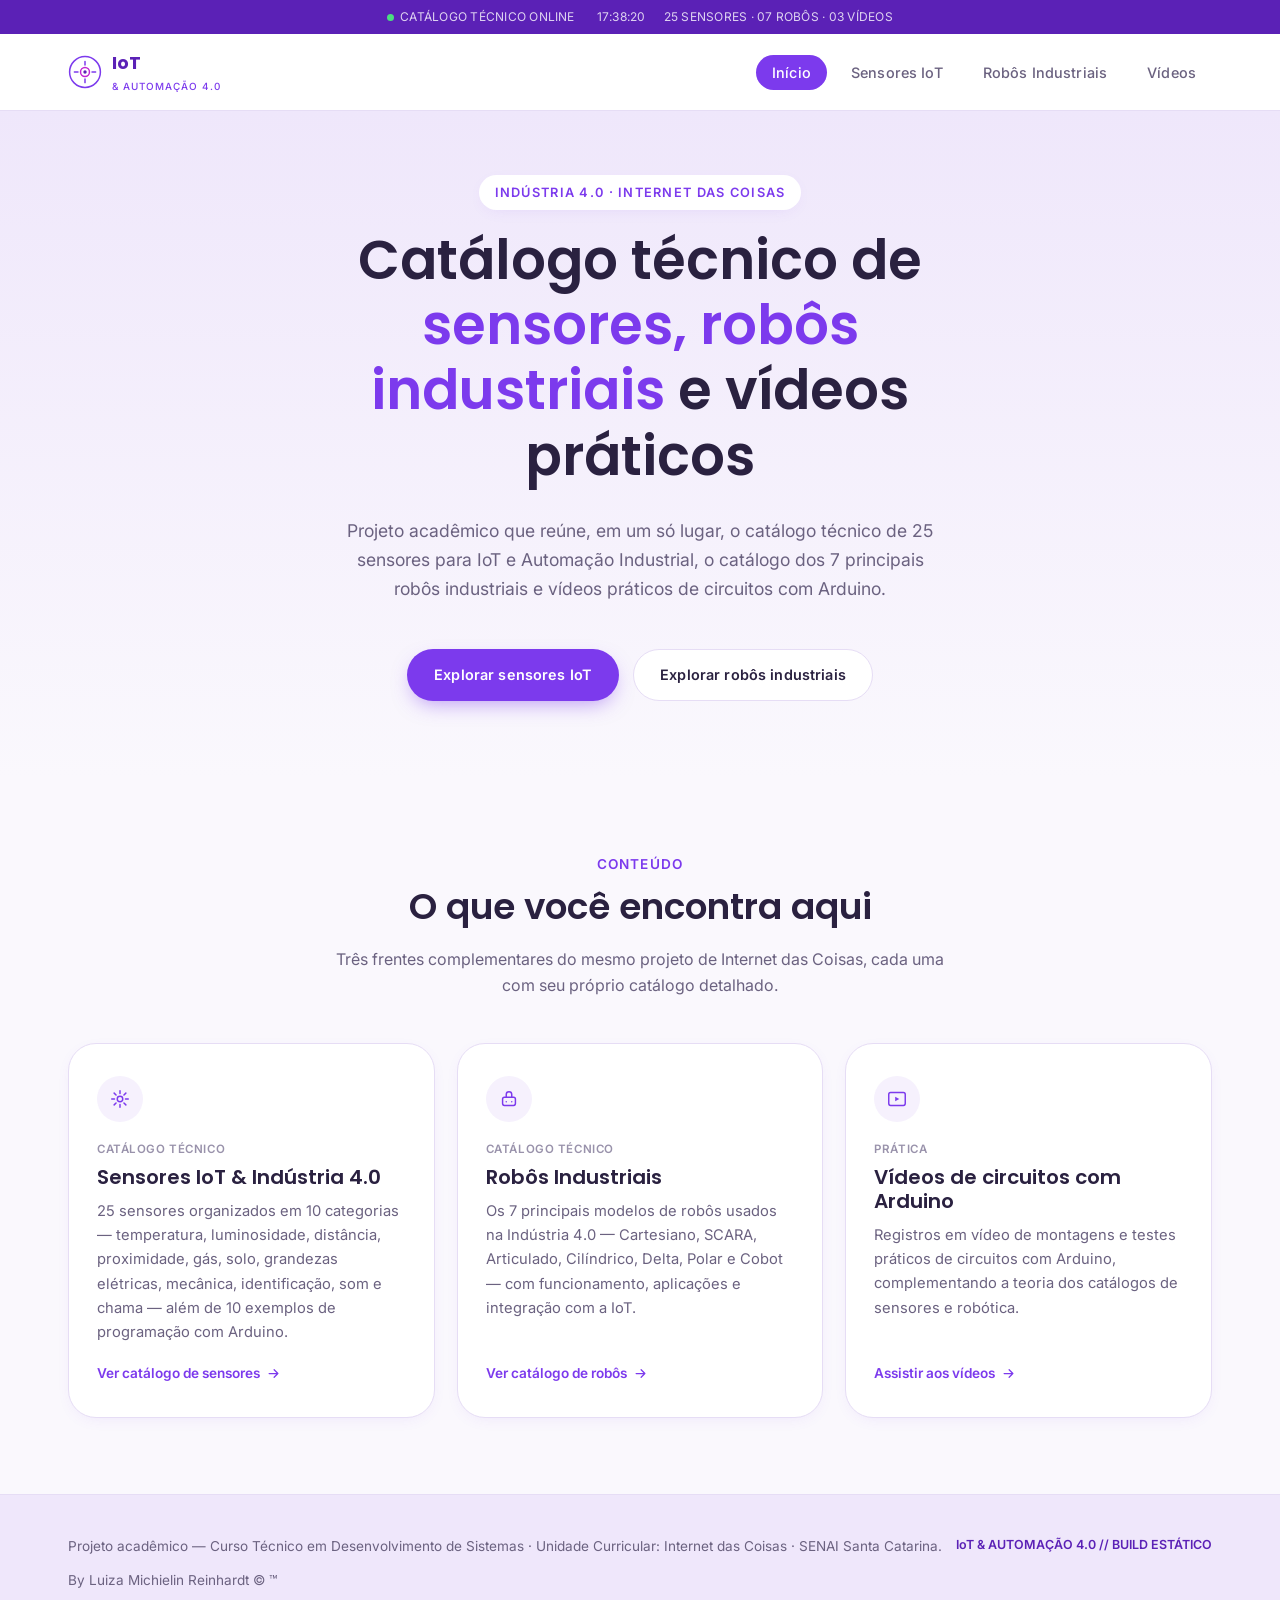
<file: index.html>
<!DOCTYPE html>
<html lang="pt-BR">
<head>
<meta charset="UTF-8">
<meta name="viewport" content="width=device-width, initial-scale=1.0">
<title>IoT &amp; Automação 4.0 — Sensores, Robôs Industriais e Vídeos</title>
<meta name="description" content="Central técnica reunindo o catálogo de sensores IoT, o catálogo de robôs industriais e vídeos práticos de circuitos com Arduino.">
<link href="https://fonts.googleapis.com/css2?family=Poppins:wght@500;600;700&family=Inter:wght@400;500;600&display=swap" rel="stylesheet">
<link rel="stylesheet" href="css/styles.css">
</head>
<body>

<div class="statusbar">
  <div class="container">
    <span><span class="status-dot"></span>CATÁLOGO TÉCNICO ONLINE</span>
    <span class="status-right">
      <span class="mono" id="clock">00:00:00</span>
      <span>25 SENSORES · 07 ROBÔS · 03 VÍDEOS</span>
    </span>
  </div>
</div>

<header class="site-header">
  <div class="container">
    <a href="index.html" class="brand">
      <svg class="brand-mark" viewBox="0 0 32 32" fill="none" xmlns="http://www.w3.org/2000/svg" aria-hidden="true">
        <circle cx="16" cy="16" r="14.5" stroke="#7c3aed" stroke-width="1.4"/>
        <circle cx="16" cy="16" r="4.2" fill="none" stroke="#c026d3" stroke-width="1.4"/>
        <circle cx="16" cy="16" r="1.6" fill="#5b21b6"/>
        <path d="M16 6v3.4M16 22.6V26M6 16h3.4M22.6 16H26" stroke="#7c3aed" stroke-width="1.4" stroke-linecap="round"/>
      </svg>
      <span>IoT<br><small>&amp; Automação 4.0</small></span>
    </a>
    <button class="nav-toggle" id="navToggle" aria-label="Abrir menu" aria-expanded="false">
      <svg viewBox="0 0 24 24" fill="none" stroke="currentColor" stroke-width="2"><path d="M3 6h18M3 12h18M3 18h18" stroke-linecap="round"/></svg>
    </button>
    <nav class="main-nav" id="mainNav">
      <ul>
        <li><a href="index.html" class="active">Início</a></li>
        <li><a href="sensores.html">Sensores IoT</a></li>
        <li><a href="robos.html">Robôs Industriais</a></li>
        <li><a href="videos.html">Vídeos</a></li>
      </ul>
    </nav>
  </div>
</header>

<section class="hero">
  <div class="container">
    <span class="eyebrow">Indústria 4.0 · Internet das Coisas</span>
    <h1>Catálogo técnico de <em>sensores, robôs industriais</em> e vídeos práticos</h1>
    <p class="lead">Projeto acadêmico que reúne, em um só lugar, o catálogo técnico de 25 sensores para IoT e Automação Industrial, o catálogo dos 7 principais robôs industriais e vídeos práticos de circuitos com Arduino.</p>
    <div class="hero-actions">
      <a href="sensores.html" class="btn btn-primary">Explorar sensores IoT</a>
      <a href="robos.html" class="btn btn-ghost">Explorar robôs industriais</a>
    </div>
  </div>
</section>

<section id="explorar">
  <div class="container">
    <div class="section-head">
      <span class="section-index">Conteúdo</span>
      <h2>O que você encontra aqui</h2>
      <p>Três frentes complementares do mesmo projeto de Internet das Coisas, cada uma com seu próprio catálogo detalhado.</p>
    </div>

    <div class="hub-grid">

      <a href="sensores.html" class="hub-card">
        <span class="hub-icon">
          <svg viewBox="0 0 24 24" fill="none" stroke="currentColor" stroke-width="1.6"><circle cx="12" cy="12" r="3"/><path d="M12 3v3M12 18v3M3 12h3M18 12h3M5.6 5.6l2.1 2.1M16.3 16.3l2.1 2.1M5.6 18.4l2.1-2.1M16.3 7.7l2.1-2.1" stroke-linecap="round"/></svg>
        </span>
        <span class="hub-tag">Catálogo técnico</span>
        <h3>Sensores IoT &amp; Indústria 4.0</h3>
        <p>25 sensores organizados em 10 categorias — temperatura, luminosidade, distância, proximidade, gás, solo, grandezas elétricas, mecânica, identificação, som e chama — além de 10 exemplos de programação com Arduino.</p>
        <span class="hub-link">Ver catálogo de sensores
          <svg viewBox="0 0 24 24" fill="none" stroke="currentColor" stroke-width="2"><path d="M5 12h14M13 6l6 6-6 6" stroke-linecap="round" stroke-linejoin="round"/></svg>
        </span>
      </a>

      <a href="robos.html" class="hub-card">
        <span class="hub-icon">
          <svg viewBox="0 0 24 24" fill="none" stroke="currentColor" stroke-width="1.6"><rect x="5" y="10" width="14" height="9" rx="2"/><path d="M9 10V7a3 3 0 0 1 6 0v3M9 15h.01M15 15h.01" stroke-linecap="round"/></svg>
        </span>
        <span class="hub-tag">Catálogo técnico</span>
        <h3>Robôs Industriais</h3>
        <p>Os 7 principais modelos de robôs usados na Indústria 4.0 — Cartesiano, SCARA, Articulado, Cilíndrico, Delta, Polar e Cobot — com funcionamento, aplicações e integração com a IoT.</p>
        <span class="hub-link">Ver catálogo de robôs
          <svg viewBox="0 0 24 24" fill="none" stroke="currentColor" stroke-width="2"><path d="M5 12h14M13 6l6 6-6 6" stroke-linecap="round" stroke-linejoin="round"/></svg>
        </span>
      </a>

      <a href="videos.html" class="hub-card">
        <span class="hub-icon">
          <svg viewBox="0 0 24 24" fill="none" stroke="currentColor" stroke-width="1.6"><rect x="3" y="5" width="18" height="14" rx="2"/><path d="M10 9.5v5l4.5-2.5-4.5-2.5z" fill="currentColor" stroke="none"/></svg>
        </span>
        <span class="hub-tag">Prática</span>
        <h3>Vídeos de circuitos com Arduino</h3>
        <p>Registros em vídeo de montagens e testes práticos de circuitos com Arduino, complementando a teoria dos catálogos de sensores e robótica.</p>
        <span class="hub-link">Assistir aos vídeos
          <svg viewBox="0 0 24 24" fill="none" stroke="currentColor" stroke-width="2"><path d="M5 12h14M13 6l6 6-6 6" stroke-linecap="round" stroke-linejoin="round"/></svg>
        </span>
      </a>

    </div>
  </div>
</section>

<footer class="site-footer">
  <div class="container">
    <div>Projeto acadêmico — Curso Técnico em Desenvolvimento de Sistemas · Unidade Curricular: Internet das Coisas · SENAI Santa Catarina.</div>
    <div class="foot-mono">IoT &amp; AUTOMAÇÃO 4.0 // BUILD ESTÁTICO</div>
    <div>By Luiza Michielin Reinhardt &copy; &trade;</div>
  </div>
</footer>

<button class="back-top" id="backTop" aria-label="Voltar ao topo">
  <svg viewBox="0 0 24 24" fill="none" stroke="currentColor" stroke-width="2"><path d="M12 19V5M5 12l7-7 7 7" stroke-linecap="round" stroke-linejoin="round"/></svg>
</button>

<script src="js/main.js"></script>
</body>
</html>
</file>
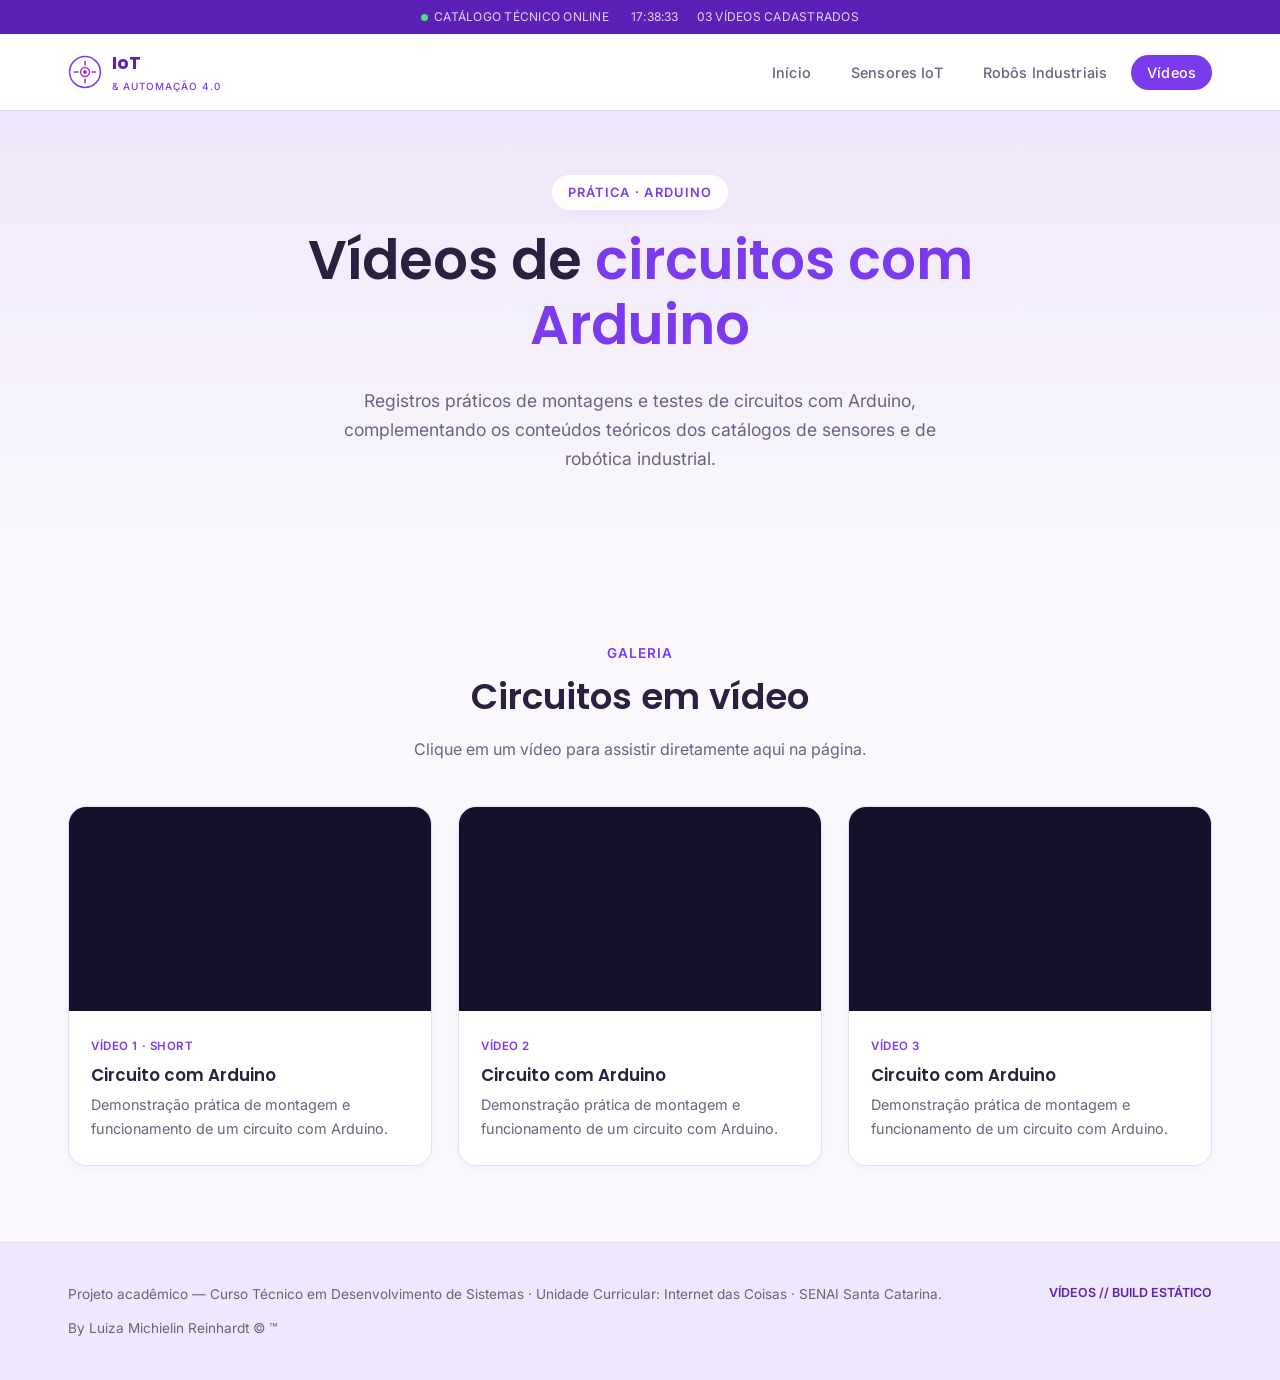
<file: videos.html>
<!DOCTYPE html>
<html lang="pt-BR">
<head>
<meta charset="UTF-8">
<meta name="viewport" content="width=device-width, initial-scale=1.0">
<title>Vídeos — Circuitos com Arduino | IoT &amp; Automação 4.0</title>
<meta name="description" content="Vídeos práticos de circuitos com Arduino relacionados ao catálogo de sensores IoT e robótica industrial.">
<link href="https://fonts.googleapis.com/css2?family=Poppins:wght@500;600;700&family=Inter:wght@400;500;600&display=swap" rel="stylesheet">
<link rel="stylesheet" href="css/styles.css">
</head>
<body>

<div class="statusbar">
  <div class="container">
    <span><span class="status-dot"></span>CATÁLOGO TÉCNICO ONLINE</span>
    <span class="status-right">
      <span class="mono" id="clock">00:00:00</span>
      <span>03 VÍDEOS CADASTRADOS</span>
    </span>
  </div>
</div>

<header class="site-header">
  <div class="container">
    <a href="index.html" class="brand">
      <svg class="brand-mark" viewBox="0 0 32 32" fill="none" xmlns="http://www.w3.org/2000/svg" aria-hidden="true">
        <circle cx="16" cy="16" r="14.5" stroke="#7c3aed" stroke-width="1.4"/>
        <circle cx="16" cy="16" r="4.2" fill="none" stroke="#c026d3" stroke-width="1.4"/>
        <circle cx="16" cy="16" r="1.6" fill="#5b21b6"/>
        <path d="M16 6v3.4M16 22.6V26M6 16h3.4M22.6 16H26" stroke="#7c3aed" stroke-width="1.4" stroke-linecap="round"/>
      </svg>
      <span>IoT<br><small>&amp; Automação 4.0</small></span>
    </a>
    <button class="nav-toggle" id="navToggle" aria-label="Abrir menu" aria-expanded="false">
      <svg viewBox="0 0 24 24" fill="none" stroke="currentColor" stroke-width="2"><path d="M3 6h18M3 12h18M3 18h18" stroke-linecap="round"/></svg>
    </button>
    <nav class="main-nav" id="mainNav">
      <ul>
        <li><a href="index.html">Início</a></li>
        <li><a href="sensores.html">Sensores IoT</a></li>
        <li><a href="robos.html">Robôs Industriais</a></li>
        <li><a href="videos.html" class="active">Vídeos</a></li>
      </ul>
    </nav>
  </div>
</header>

<section class="hero">
  <div class="container">
    <span class="eyebrow">Prática · Arduino</span>
    <h1>Vídeos de <em>circuitos com Arduino</em></h1>
    <p class="lead">Registros práticos de montagens e testes de circuitos com Arduino, complementando os conteúdos teóricos dos catálogos de sensores e de robótica industrial.</p>
  </div>
</section>

<section id="galeria-videos">
  <div class="container">
    <div class="section-head">
      <span class="section-index">Galeria</span>
      <h2>Circuitos em vídeo</h2>
      <p>Clique em um vídeo para assistir diretamente aqui na página.</p>
    </div>

    <div class="video-grid">

      <article class="video-card">
        <div class="video-frame ratio-16-9">
          <iframe src="https://www.youtube.com/embed/q-R4c6yAp90" title="Circuito com Arduino — Vídeo 1" loading="lazy" allow="accelerometer; autoplay; clipboard-write; encrypted-media; gyroscope; picture-in-picture; web-share" allowfullscreen></iframe>
        </div>
        <div class="video-body">
          <span class="kicker">Vídeo 1 · Short</span>
          <h3>Circuito com Arduino</h3>
          <p>Demonstração prática de montagem e funcionamento de um circuito com Arduino.</p>
        </div>
      </article>

      <article class="video-card">
        <div class="video-frame ratio-16-9">
          <iframe src="https://www.youtube.com/embed/RH4g9Jg9p7s" title="Circuito com Arduino — Vídeo 2" loading="lazy" allow="accelerometer; autoplay; clipboard-write; encrypted-media; gyroscope; picture-in-picture; web-share" allowfullscreen></iframe>
        </div>
        <div class="video-body">
          <span class="kicker">Vídeo 2</span>
          <h3>Circuito com Arduino</h3>
          <p>Demonstração prática de montagem e funcionamento de um circuito com Arduino.</p>
        </div>
      </article>

      <article class="video-card">
        <div class="video-frame ratio-16-9">
          <iframe src="https://www.youtube.com/embed/xbwBEsOUvm4" title="Circuito com Arduino — Vídeo 3" loading="lazy" allow="accelerometer; autoplay; clipboard-write; encrypted-media; gyroscope; picture-in-picture; web-share" allowfullscreen></iframe>
        </div>
        <div class="video-body">
          <span class="kicker">Vídeo 3</span>
          <h3>Circuito com Arduino</h3>
          <p>Demonstração prática de montagem e funcionamento de um circuito com Arduino.</p>
        </div>
      </article>

    </div>
  </div>
</section>

<footer class="site-footer">
  <div class="container">
    <div>Projeto acadêmico — Curso Técnico em Desenvolvimento de Sistemas · Unidade Curricular: Internet das Coisas · SENAI Santa Catarina.</div>
    <div class="foot-mono">VÍDEOS // BUILD ESTÁTICO</div>
    <div>By Luiza Michielin Reinhardt &copy; &trade;</div>
  </div>
</footer>

<button class="back-top" id="backTop" aria-label="Voltar ao topo">
  <svg viewBox="0 0 24 24" fill="none" stroke="currentColor" stroke-width="2"><path d="M12 19V5M5 12l7-7 7 7" stroke-linecap="round" stroke-linejoin="round"/></svg>
</button>

<script src="js/main.js"></script>
</body>
</html>
</file>
<file: css/styles.css>
:root{
  --bg-page:      #faf8fd;
  --bg-soft:      #f3edfb;
  --bg-card:      #ffffff;
  --bg-band:      #efe7fb;
  --border-line:  #e6ddf5;
  --border-soft:  #f0e9fa;

  --text-primary: #2a2140;
  --text-muted:   #6b6280;
  --text-faint:   #9992ab;

  --purple:       #7c3aed;
  --purple-dark:  #5b21b6;
  --purple-light: #a78bfa;
  --pink:         #d6bbfb;
  --lilac-bg:     #f6f1fd;
  --signal-cyan:  #7c3aed;
  --signal-amber: #c026d3;

  --font-display: 'Poppins', 'Segoe UI', sans-serif;
  --font-body:    'Inter', 'Segoe UI', sans-serif;
  --font-mono:    'Inter', 'Segoe UI', sans-serif;

  --radius-sm: 8px;
  --radius-md: 18px;
  --radius-lg: 28px;

  --maxw: 1200px;
  --shadow-card: 0 10px 30px -12px rgba(124,58,237,.18);
  --shadow-soft: 0 4px 18px -8px rgba(124,58,237,.15);
}

*, *::before, *::after{ box-sizing: border-box; }
html{ scroll-behavior: smooth; }
body{
  margin: 0;
  background: var(--bg-page);
  color: var(--text-primary);
  font-family: var(--font-body);
  font-size: 16px;
  line-height: 1.65;
  -webkit-font-smoothing: antialiased;
}
img, svg{ max-width: 100%; display: block; }
a{ color: inherit; text-decoration: none; }
ul{ margin: 0; padding: 0; list-style: none; }
h1,h2,h3,h4{ font-family: var(--font-display); margin: 0 0 .5em; line-height: 1.2; font-weight: 600; color: var(--text-primary); }
p{ margin: 0 0 1em; color: var(--text-muted); }
button{ font-family: inherit; cursor: pointer; }
img{ border-radius: var(--radius-md); object-fit: cover; }

a:focus-visible, button:focus-visible, summary:focus-visible{
  outline: 2px solid var(--purple);
  outline-offset: 3px;
}

@media (prefers-reduced-motion: reduce){
  *{ animation-duration: .001ms !important; transition-duration: .001ms !important; scroll-behavior: auto !important; }
}

.container{ max-width: var(--maxw); margin: 0 auto; padding: 0 28px; }
.mono{ font-family: var(--font-mono); }
.text-cyan{ color: var(--purple); }
.text-amber{ color: var(--signal-amber); }

/* ---- Barra de status (topo, discreta e clara) ------------------------ */
.statusbar{
  background: var(--purple-dark);
  font-family: var(--font-body);
  font-size: 12px;
  color: #ffffffcc;
  letter-spacing: .02em;
}
.statusbar .container{
  display: flex; align-items: center; justify-content: center; text-align:center;
  padding-top: 7px; padding-bottom: 7px; flex-wrap: wrap; gap: 6px 22px;
}
.statusbar .status-dot{
  display:inline-block; width:7px; height:7px; border-radius:50%;
  background: #4ade80; margin-right:6px;
  box-shadow: 0 0 0 0 rgba(74,222,128,.6);
  animation: pulse-dot 2.4s ease-out infinite;
}
@keyframes pulse-dot{
  0%{ box-shadow: 0 0 0 0 rgba(74,222,128,.55); }
  70%{ box-shadow: 0 0 0 6px rgba(74,222,128,0); }
  100%{ box-shadow: 0 0 0 0 rgba(74,222,128,0); }
}
.statusbar .status-right{ display:flex; gap:18px; }

/* ---- Cabeçalho / navegação -------------------------------------------- */
.site-header{
  position: sticky; top: 0; z-index: 50;
  background: rgba(255,255,255,.92);
  backdrop-filter: blur(8px);
  border-bottom: 1px solid var(--border-line);
}
.site-header .container{
  display:flex; align-items:center; justify-content:space-between;
  height: 76px;
}
.brand{ display:flex; align-items:center; gap:10px; font-family: var(--font-display); font-weight:700; font-size:1.1rem; letter-spacing:.01em; color: var(--purple-dark); }
.brand-mark{ width: 34px; height: 34px; flex-shrink:0; }
.brand small{ display:block; font-family: var(--font-body); font-weight:500; font-size:.62rem; color: var(--purple); letter-spacing:.1em; text-transform:uppercase; }

.nav-toggle{
  display:none; background:var(--lilac-bg); border:1px solid var(--border-line); border-radius: var(--radius-sm);
  color: var(--purple-dark); width:40px; height:36px; align-items:center; justify-content:center;
}
.nav-toggle svg{ width:18px; height:18px; }

.main-nav ul{ display:flex; gap: 8px; align-items:center; }
.main-nav a{
  font-family: var(--font-body); font-size:.9rem; letter-spacing:.01em; font-weight:500;
  color: var(--text-muted); padding: 9px 16px; border-radius: 999px; transition: color .15s, background-color .15s;
}
.main-nav a:hover{ color: var(--purple-dark); background: var(--lilac-bg); }
.main-nav a.active{ color:#fff; background: var(--purple); }

@media (max-width: 860px){
  .nav-toggle{ display:flex; }
  .main-nav{
    position: absolute; top:76px; left:0; right:0; background: #fff;
    border-bottom: 1px solid var(--border-line);
    max-height: 0; overflow:hidden; transition: max-height .25s ease;
  }
  .main-nav.open{ max-height: 320px; }
  .main-nav ul{ flex-direction:column; padding: 10px 28px 20px; gap: 4px; align-items:stretch; }
  .main-nav a{ display:block; padding: 12px 14px; }
}

/* ---- Hero -------------------------------------------------------------- */
.hero{
  padding: 64px 0 76px;
  background: linear-gradient(180deg, var(--bg-band) 0%, var(--bg-page) 100%);
  position: relative;
  overflow: hidden;
  text-align: center;
}
.hero .container{
  display:flex; flex-direction:column; align-items:center;
}
.eyebrow{
  font-family: var(--font-body); font-size:.8rem; letter-spacing:.1em; text-transform:uppercase; font-weight:600;
  color: var(--purple); display:inline-flex; align-items:center; gap:8px; margin: 0 auto 18px;
  background: #fff; padding: 7px 16px; border-radius: 999px; box-shadow: var(--shadow-soft);
}
.hero h1{ font-size: clamp(2.1rem, 4.4vw, 3.4rem); max-width: 20ch; margin-left:auto; margin-right:auto; }
.hero h1 em{ font-style: normal; color: var(--purple); }
.hero p.lead{ font-size: 1.1rem; max-width: 56ch; margin-left:auto; margin-right:auto; }
.hero-actions{ display:flex; gap:14px; margin-top: 28px; flex-wrap:wrap; justify-content:center; }

.btn{
  display:inline-flex; align-items:center; gap:8px;
  font-family: var(--font-body); font-size:.9rem; font-weight:600; letter-spacing:.01em;
  padding: 13px 26px; border-radius: 999px; border:1px solid transparent; transition: all .18s;
}
.btn-primary{ background: var(--purple); color:#fff; box-shadow: 0 8px 20px -6px rgba(124,58,237,.5); }
.btn-primary:hover{ background: var(--purple-dark); transform: translateY(-2px); }
.btn-ghost{ border-color: var(--border-line); color: var(--text-primary); background:#fff; }
.btn-ghost:hover{ border-color: var(--purple); color: var(--purple); }

/* painel visual no hero (agora com foto real) */
.hero-panel{
  border:1px solid var(--border-line); background: var(--bg-card); border-radius: var(--radius-lg);
  padding: 14px; position:relative; margin-top: 44px; max-width: 900px; box-shadow: var(--shadow-card);
}
.hero-panel .panel-label{
  font-family: var(--font-body); font-size:.72rem; color: var(--text-faint); letter-spacing:.04em;
  display:flex; justify-content:space-between; margin: 4px 10px 10px; text-transform:uppercase;
}
.hero-panel img{ width:100%; height: 360px; object-fit: cover; border-radius: var(--radius-md); }

/* ---- Seções gerais ------------------------------------------------------ */
section{ padding: 76px 0; }
.section-head{ max-width: 62ch; margin: 0 auto 44px; text-align:center; }
.section-head h2{ font-size: clamp(1.6rem, 2.8vw, 2.3rem); }
.section-index{
  font-family: var(--font-body); color: var(--purple); font-size:.85rem; letter-spacing:.08em; font-weight:600;
  display:block; margin-bottom:10px; text-transform:uppercase;
}

.divider{ border:none; border-top:1px solid var(--border-line); }

/* grade de conceitos (página inicial) */
.concept-grid{ display:grid; grid-template-columns: repeat(4, 1fr); gap: 20px; }
.concept-card{ background: var(--bg-card); padding: 30px 24px; border-radius: var(--radius-md); border:1px solid var(--border-line); text-align:center; transition: transform .18s, box-shadow .18s; }
.concept-card:hover{ transform: translateY(-4px); box-shadow: var(--shadow-card); }
.concept-card .idx{ font-family: var(--font-body); font-size:.72rem; color: var(--text-faint); font-weight:600; }
.concept-card h3{ font-size:1.08rem; margin: 12px 0 8px; }
.concept-card p{ font-size:.9rem; margin:0; }
.concept-card svg{ width: 26px; height: 26px; margin: 0 auto 14px; color: var(--purple); padding: 12px; box-sizing: content-box; background: var(--lilac-bg); border-radius: 50%; }
@media (max-width: 900px){ .concept-grid{ grid-template-columns: repeat(2,1fr); } }
@media (max-width: 560px){ .concept-grid{ grid-template-columns: 1fr; } }

/* lista de camadas IoT */
.layer-list{ display:flex; flex-direction:column; gap:14px; max-width: 800px; margin: 0 auto; }
.layer-item{ display:grid; grid-template-columns: 90px 1fr; gap: 18px; padding: 22px 26px; background: var(--bg-card); border-radius: var(--radius-md); border:1px solid var(--border-line); align-items:start; }
.layer-item .tag{ font-family: var(--font-body); font-size:.72rem; color:#fff; background: var(--purple); align-self:start; padding: 5px 10px; border-radius: 999px; font-weight:600; text-align:center; }
.layer-item h4{ margin:0 0 4px; font-size:1.05rem; }
.layer-item p{ margin:0; font-size:.92rem; }
@media (max-width: 560px){ .layer-item{ grid-template-columns: 1fr; } }

/* cartões de robôs na página inicial (prévia do catálogo, agora com fotos) */
.robot-preview-grid{ display:grid; grid-template-columns: repeat(4, 1fr); gap: 20px; }
.robot-preview-card{
  border:1px solid var(--border-line); border-radius: var(--radius-md); background: var(--bg-card);
  padding: 16px; transition: border-color .18s, transform .18s, box-shadow .18s; overflow:hidden; text-align:center;
}
.robot-preview-card:hover{ border-color: var(--purple-light); transform: translateY(-5px); box-shadow: var(--shadow-card); }
.robot-preview-card .idx{ font-family: var(--font-body); color:#fff; background: var(--purple); font-size:.7rem; font-weight:700; padding:3px 9px; border-radius:999px; display:inline-block; }
.robot-preview-card img{ width:100%; height:130px; object-fit:cover; border-radius: var(--radius-sm); margin:12px 0 14px; }
.robot-preview-card h4{ font-size:1rem; margin:0 0 4px; }
.robot-preview-card p{ font-size:.85rem; margin:0; }
@media (max-width: 980px){ .robot-preview-grid{ grid-template-columns: repeat(2,1fr); } }
@media (max-width: 560px){ .robot-preview-grid{ grid-template-columns: 1fr; } }

/* ---- Rodapé -------------------------------------------------------------- */
.site-footer{ border-top:1px solid var(--border-line); background: var(--bg-band); padding: 40px 0; }
.site-footer .container{ display:flex; justify-content:space-between; flex-wrap:wrap; gap:12px; font-size:.85rem; color: var(--text-muted); text-align:center; }
.site-footer .foot-mono{ font-family: var(--font-body); font-size:.78rem; color: var(--purple-dark); font-weight:600; }

/* ==========================================================================
   PÁGINA — CATÁLOGO DE ROBÔS (robos.html)
   ========================================================================== */
.catalog-shell{ display:grid; grid-template-columns: 250px 1fr; gap: 36px; align-items:start; }
.catalog-nav{
  position: sticky; top: 96px;
  border:1px solid var(--border-line); border-radius: var(--radius-md); background: var(--bg-card);
  overflow:hidden; padding: 8px;
}
.catalog-nav button{
  width:100%; text-align:left; background:none; border:none; color: var(--text-muted);
  padding: 13px 16px; font-family: var(--font-body); font-size:.9rem; font-weight:500;
  display:flex; align-items:center; gap:10px; border-radius: var(--radius-sm); transition: all .15s;
}
.catalog-nav button .n{ color: var(--text-faint); font-size:.78rem; }
.catalog-nav button:hover{ color: var(--purple-dark); background: var(--lilac-bg); }
.catalog-nav button.active{ color: #fff; background: var(--purple); }
.catalog-nav button.active .n{ color: #ffffffcc; }

.robot-panel{ display:none; }
.robot-panel.active{ display:block; animation: fade-in .25s ease; }
@keyframes fade-in{ from{ opacity:0; transform: translateY(6px);} to{opacity:1; transform:translateY(0);} }

.robot-head{ display:grid; grid-template-columns: 1fr 320px; gap: 32px; padding-bottom:36px; border-bottom:1px solid var(--border-line); margin-bottom: 36px; align-items:center; }
.robot-head .kicker{ font-family: var(--font-body); color: var(--purple); font-size:.78rem; letter-spacing:.05em; text-transform:uppercase; font-weight:600; }
.robot-head h2{ font-size: clamp(1.7rem, 3vw, 2.4rem); margin: 8px 0 12px; }
.robot-diagram{ border:1px solid var(--border-line); border-radius: var(--radius-lg); background: var(--bg-card); padding:10px; box-shadow: var(--shadow-card); }
.robot-diagram img{ width:100%; height: 230px; object-fit:cover; border-radius: var(--radius-md); }
.robot-diagram figcaption{ font-family: var(--font-body); font-size:.72rem; color: var(--text-faint); text-align:center; margin-top:10px; letter-spacing:.02em; }

.spec-grid{ display:grid; grid-template-columns: repeat(2, 1fr); gap: 24px; margin-bottom: 44px; }
.spec-block{ background: var(--bg-card); border:1px solid var(--border-line); border-radius: var(--radius-md); padding: 26px 28px; }
.spec-block h3{ font-size:1.1rem; margin-bottom:14px; display:flex; align-items:center; gap:10px; }
.spec-block h3 .n{ font-family: var(--font-body); color: #fff; background: var(--purple); font-size:.72rem; padding:3px 9px; border-radius:999px; }
.spec-block ul{ display:flex; flex-direction:column; gap:9px; }
.spec-block ul li{ font-size:.92rem; color: var(--text-muted); padding-left:18px; position:relative; }
.spec-block ul li::before{ content:""; position:absolute; left:0; top:.6em; width:6px; height:6px; background: var(--purple); border-radius:50%; }
@media (max-width: 700px){ .spec-grid{ grid-template-columns: 1fr; } .robot-head{ grid-template-columns: 1fr; } }

.iot-callout{
  border:1px solid var(--border-line); border-left: 4px solid var(--purple);
  background: var(--lilac-bg); border-radius: var(--radius-md); padding: 24px 26px; margin-bottom: 44px;
}
.iot-callout h3{ font-size:1rem; margin-bottom:8px; color: var(--purple-dark); }
.iot-callout p{ margin:0; font-size:.92rem; }

.models-table{ width:100%; border-collapse: collapse; font-size:.9rem; background: var(--bg-card); }
.models-table caption{ text-align:left; font-family: var(--font-body); font-size:.78rem; color: var(--text-faint); margin-bottom:12px; letter-spacing:.02em; text-transform:uppercase; font-weight:600; }
.models-table th, .models-table td{ padding: 15px 18px; text-align:left; border-bottom:1px solid var(--border-line); }
.models-table thead th{ font-family: var(--font-body); font-size:.75rem; text-transform:uppercase; letter-spacing:.03em; color: var(--purple-dark); background: var(--lilac-bg); }
.models-table tbody tr:hover{ background: var(--lilac-bg); }
.models-table tbody tr:last-child td{ border-bottom:none; }
.models-table td.brand{ color: var(--purple); font-weight:600; font-size:.88rem; }
.table-scroll{ overflow-x:auto; border-radius: var(--radius-md); border:1px solid var(--border-line); }

.gallery-strip{ display:grid; grid-template-columns: repeat(3, 1fr); gap: 16px; margin-top:8px; }
.gallery-strip .frame{ border:1px solid var(--border-line); border-radius: var(--radius-md); background: var(--bg-card); padding: 10px; text-align:center; overflow:hidden; box-shadow: var(--shadow-soft); }
.gallery-strip .frame img{ width:100%; height: 140px; object-fit:cover; border-radius: var(--radius-sm); margin-bottom:10px; }
.gallery-strip .frame span{ font-family: var(--font-body); font-size:.78rem; color: var(--text-muted); }
@media (max-width: 700px){ .gallery-strip{ grid-template-columns: 1fr 1fr; } }

/* botão "voltar ao topo" */
.back-top{
  position: fixed; right: 22px; bottom: 22px; width:46px; height:46px; border-radius:50%;
  background: var(--purple); color:#fff; display:flex; align-items:center; justify-content:center;
  border:none; box-shadow: 0 8px 22px -6px rgba(124,58,237,.55); opacity:0; pointer-events:none; transition: opacity .2s, transform .2s;
  z-index: 40;
}
.back-top.show{ opacity:1; pointer-events:auto; }
.back-top:hover{ transform: translateY(-3px); background: var(--purple-dark); }
.back-top svg{ width:18px; height:18px; }

/* ==========================================================================
   PÁGINA — VÍDEOS (videos.html)
   ========================================================================== */
.video-grid{ display:grid; grid-template-columns: repeat(3, 1fr); gap: 26px; }
@media (max-width: 980px){ .video-grid{ grid-template-columns: repeat(2,1fr); } }
@media (max-width: 640px){ .video-grid{ grid-template-columns: 1fr; } }

.video-card{
  background: var(--bg-card); border:1px solid var(--border-line); border-radius: var(--radius-md);
  overflow:hidden; box-shadow: var(--shadow-soft); transition: transform .18s, box-shadow .18s;
}
.video-card:hover{ transform: translateY(-4px); box-shadow: var(--shadow-card); }
.video-frame{
  position: relative; width:100%; padding-top:177.78%; /* 9:16 para Shorts */
  background: #17102b;
}
.video-frame.ratio-16-9{ padding-top: 56.25%; }
.video-frame iframe{
  position:absolute; top:0; left:0; width:100%; height:100%; border:0;
}
.video-card .video-body{ padding: 20px 22px 24px; }
.video-card .video-body .kicker{ font-family: var(--font-body); color: var(--purple); font-size:.72rem; letter-spacing:.05em; text-transform:uppercase; font-weight:600; }
.video-card .video-body h3{ font-size:1.05rem; margin: 8px 0 8px; }
.video-card .video-body p{ font-size:.9rem; margin:0; color: var(--text-muted); }

/* ==========================================================================
   PÁGINA — INÍCIO / HUB (index.html)
   ========================================================================== */
.hub-grid{ display:grid; grid-template-columns: repeat(3, 1fr); gap: 22px; }
@media (max-width: 900px){ .hub-grid{ grid-template-columns: 1fr; } }

.hub-card{
  display:flex; flex-direction:column; background: var(--bg-card); border:1px solid var(--border-line);
  border-radius: var(--radius-lg); padding: 32px 28px; text-decoration:none; color: var(--text-primary);
  box-shadow: var(--shadow-soft); transition: transform .18s, box-shadow .18s, border-color .18s;
}
.hub-card:hover{ transform: translateY(-5px); box-shadow: var(--shadow-card); border-color: var(--purple-light); }
.hub-card .hub-icon{
  width: 46px; height:46px; border-radius:50%; background: var(--lilac-bg); color: var(--purple);
  display:flex; align-items:center; justify-content:center; margin-bottom:18px;
}
.hub-card .hub-icon svg{ width:22px; height:22px; }
.hub-card .hub-tag{ font-family: var(--font-body); font-size:.72rem; letter-spacing:.05em; text-transform:uppercase; color: var(--text-faint); font-weight:600; margin-bottom:6px; }
.hub-card h3{ font-size:1.25rem; margin: 0 0 10px; }
.hub-card p{ font-size:.92rem; color: var(--text-muted); margin:0 0 18px; flex-grow:1; }
.hub-card .hub-link{ font-family: var(--font-body); font-size:.85rem; font-weight:600; color: var(--purple); display:inline-flex; align-items:center; gap:6px; }
.hub-card .hub-link svg{ width:15px; height:15px; transition: transform .18s; }
.hub-card:hover .hub-link svg{ transform: translateX(3px); }
</file>
